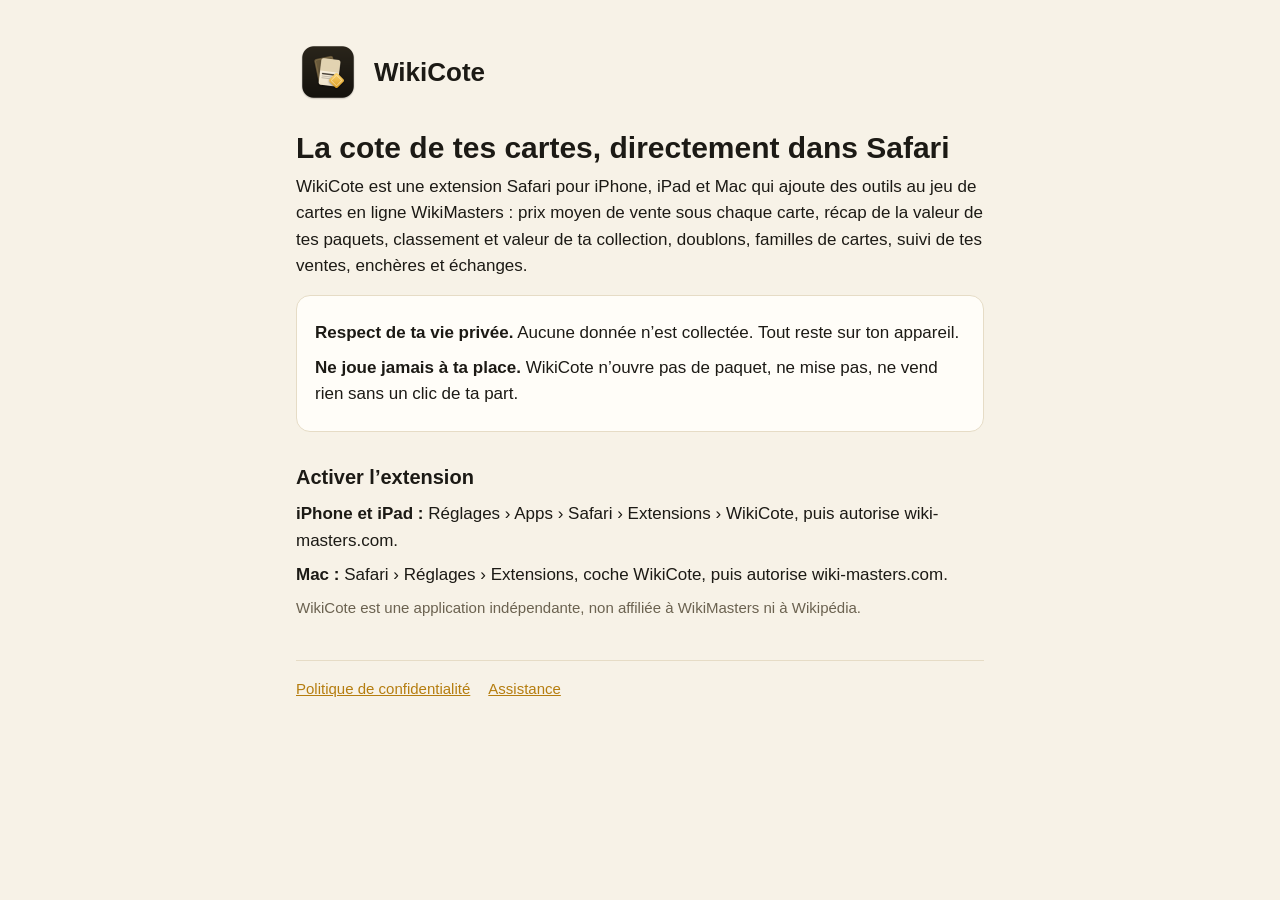
<file: site/index.html>
<!doctype html>
<html lang="fr">
<head>
<meta charset="utf-8"><meta name="viewport" content="width=device-width, initial-scale=1">
<title>WikiCote</title><meta name="description" content="Extension Safari : la cote de tes cartes de jeu, directement sous chaque carte.">
<link rel="icon" href="icon.png"><link rel="stylesheet" href="style.css">
</head>
<body><main>
<header><img src="icon.png" alt=""><a href="./">WikiCote</a></header>
<h1>La cote de tes cartes, directement dans Safari</h1>
<p>WikiCote est une extension Safari pour iPhone, iPad et Mac qui ajoute des outils au jeu de cartes en ligne WikiMasters : prix moyen de vente sous chaque carte, récap de la valeur de tes paquets, classement et valeur de ta collection, doublons, familles de cartes, suivi de tes ventes, enchères et échanges.</p>
<div class="card">
<p><b>Respect de ta vie privée.</b> Aucune donnée n’est collectée. Tout reste sur ton appareil.</p>
<p><b>Ne joue jamais à ta place.</b> WikiCote n’ouvre pas de paquet, ne mise pas, ne vend rien sans un clic de ta part.</p>
</div>
<h2>Activer l’extension</h2>
<p><b>iPhone et iPad :</b> Réglages › Apps › Safari › Extensions › WikiCote, puis autorise wiki-masters.com.</p>
<p><b>Mac :</b> Safari › Réglages › Extensions, coche WikiCote, puis autorise wiki-masters.com.</p>
<p class="muted">WikiCote est une application indépendante, non affiliée à WikiMasters ni à Wikipédia.</p>
<nav><a href="confidentialite.html">Politique de confidentialité</a><a href="assistance.html">Assistance</a></nav>
</main></body>
</html>
</file>
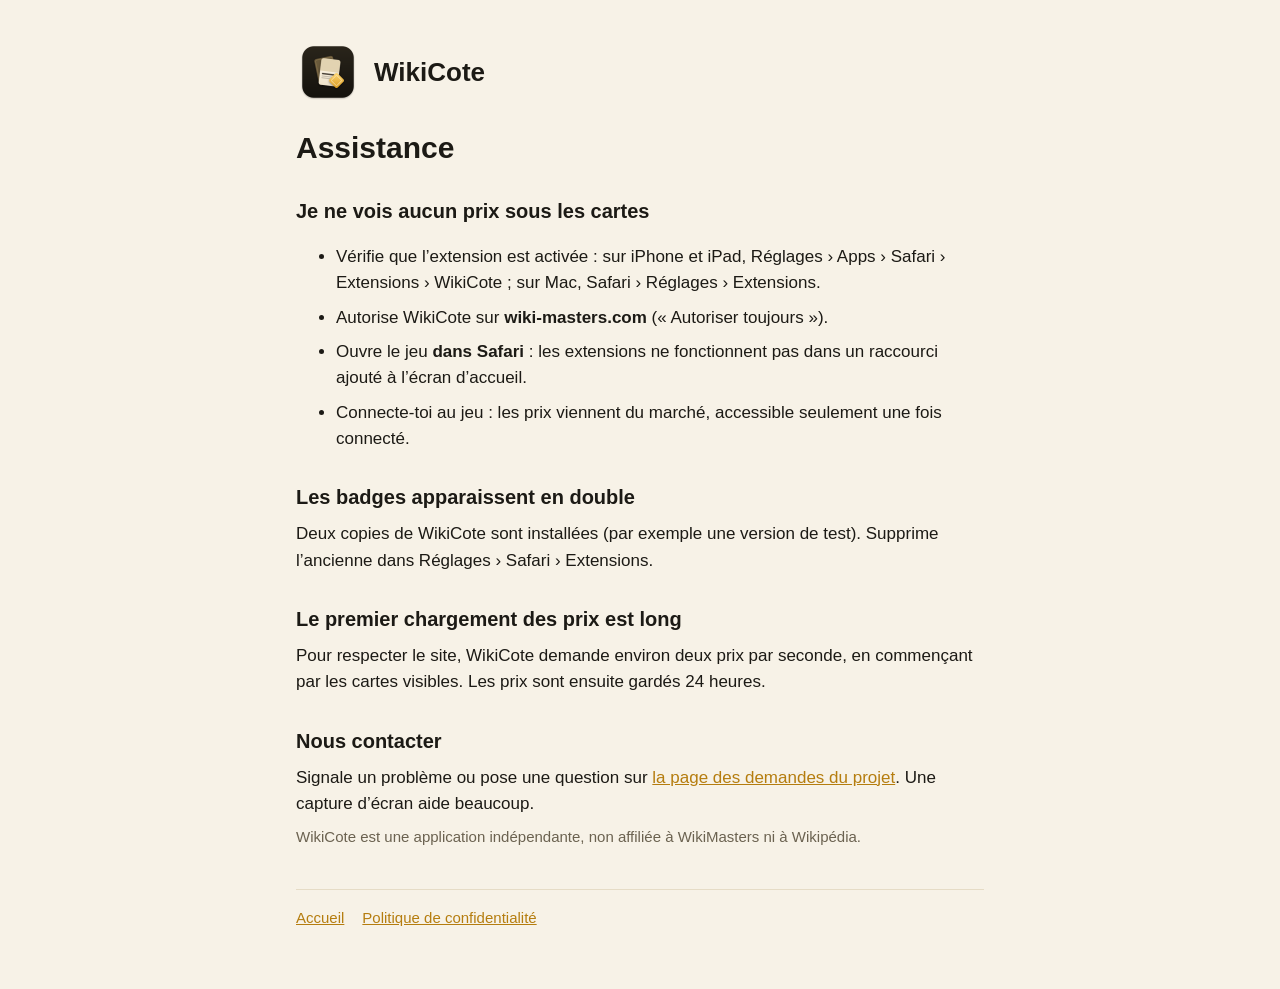
<file: site/assistance.html>
<!doctype html>
<html lang="fr">
<head>
<meta charset="utf-8"><meta name="viewport" content="width=device-width, initial-scale=1">
<title>Assistance · WikiCote</title><link rel="icon" href="icon.png"><link rel="stylesheet" href="style.css">
</head>
<body><main>
<header><img src="icon.png" alt=""><a href="./">WikiCote</a></header>
<h1>Assistance</h1>

<h2>Je ne vois aucun prix sous les cartes</h2>
<ul>
<li>Vérifie que l’extension est activée : sur iPhone et iPad, Réglages › Apps › Safari › Extensions › WikiCote ; sur Mac, Safari › Réglages › Extensions.</li>
<li>Autorise WikiCote sur <b>wiki-masters.com</b> (« Autoriser toujours »).</li>
<li>Ouvre le jeu <b>dans Safari</b> : les extensions ne fonctionnent pas dans un raccourci ajouté à l’écran d’accueil.</li>
<li>Connecte-toi au jeu : les prix viennent du marché, accessible seulement une fois connecté.</li>
</ul>

<h2>Les badges apparaissent en double</h2>
<p>Deux copies de WikiCote sont installées (par exemple une version de test). Supprime l’ancienne dans Réglages › Safari › Extensions.</p>

<h2>Le premier chargement des prix est long</h2>
<p>Pour respecter le site, WikiCote demande environ deux prix par seconde, en commençant par les cartes visibles. Les prix sont ensuite gardés 24 heures.</p>

<h2>Nous contacter</h2>
<p>Signale un problème ou pose une question sur <a href="https://github.com/Louisbelpa/WikiCote-/issues">la page des demandes du projet</a>. Une capture d’écran aide beaucoup.</p>
<p class="muted">WikiCote est une application indépendante, non affiliée à WikiMasters ni à Wikipédia.</p>
<nav><a href="./">Accueil</a><a href="confidentialite.html">Politique de confidentialité</a></nav>
</main></body>
</html>
</file>
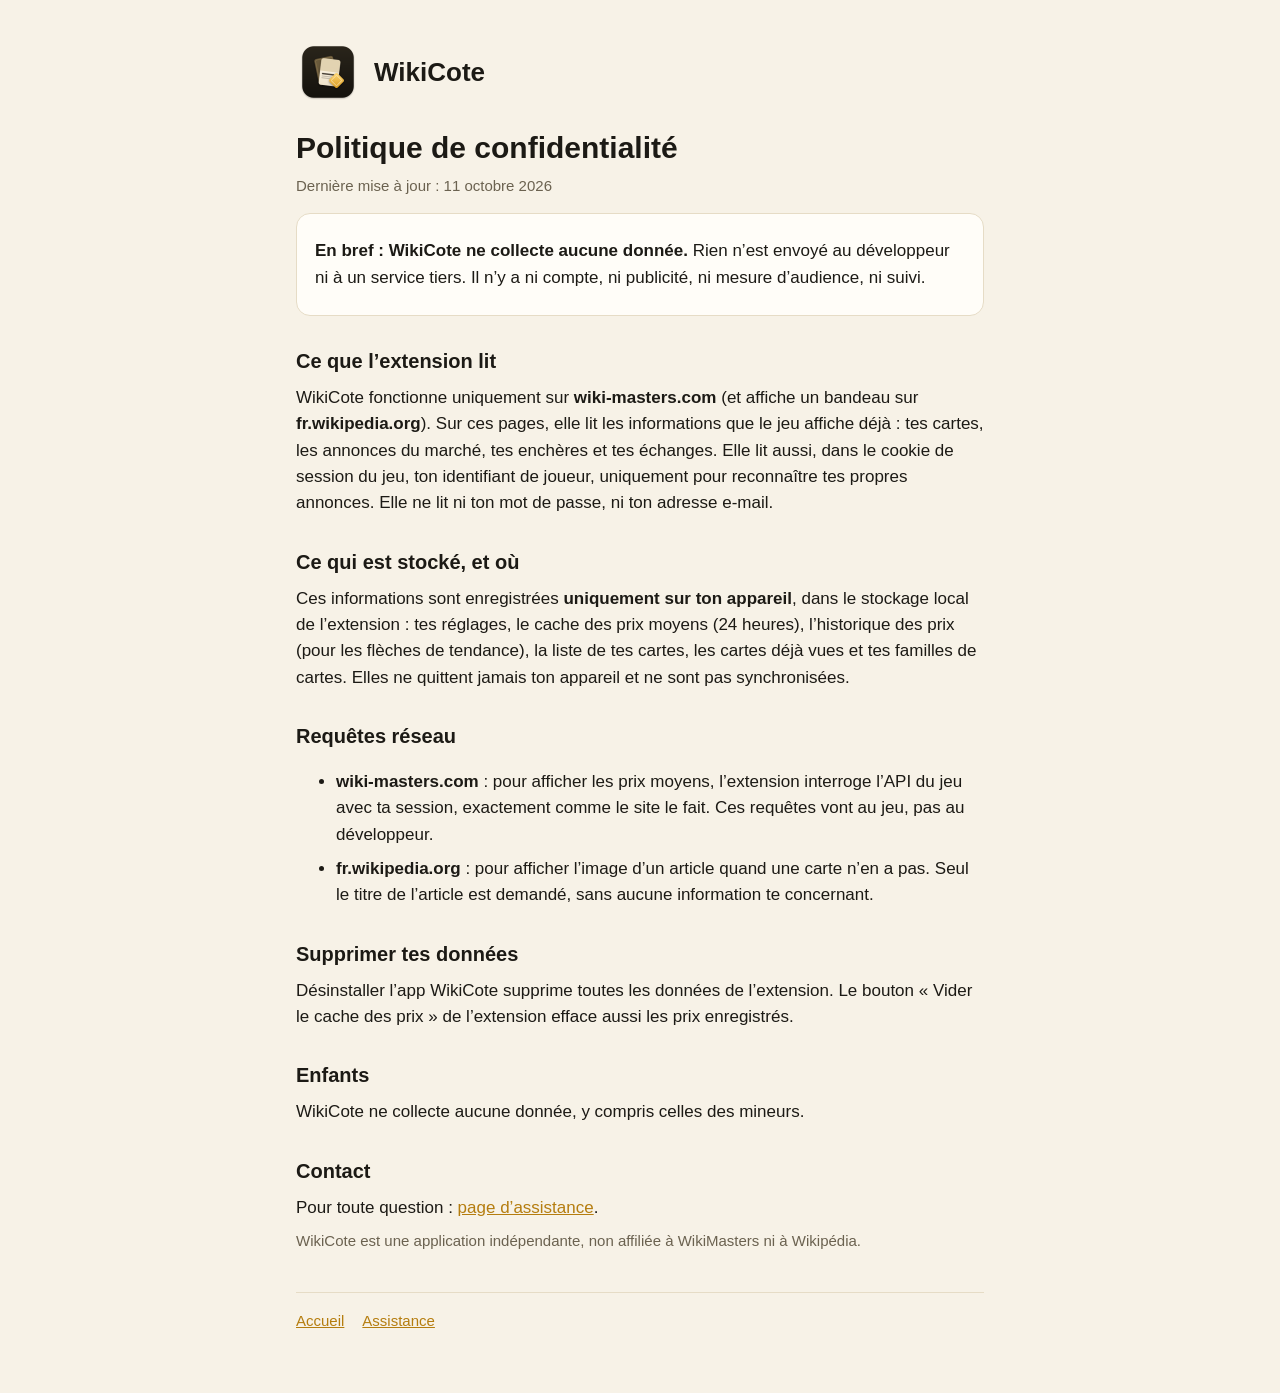
<file: site/confidentialite.html>
<!doctype html>
<html lang="fr">
<head>
<meta charset="utf-8"><meta name="viewport" content="width=device-width, initial-scale=1">
<title>Confidentialité · WikiCote</title><link rel="icon" href="icon.png"><link rel="stylesheet" href="style.css">
</head>
<body><main>
<header><img src="icon.png" alt=""><a href="./">WikiCote</a></header>
<h1>Politique de confidentialité</h1>
<p class="muted">Dernière mise à jour : 11 octobre 2026</p>

<div class="card"><p><b>En bref : WikiCote ne collecte aucune donnée.</b> Rien n’est envoyé au développeur ni à un service tiers. Il n’y a ni compte, ni publicité, ni mesure d’audience, ni suivi.</p></div>

<h2>Ce que l’extension lit</h2>
<p>WikiCote fonctionne uniquement sur <b>wiki-masters.com</b> (et affiche un bandeau sur <b>fr.wikipedia.org</b>). Sur ces pages, elle lit les informations que le jeu affiche déjà : tes cartes, les annonces du marché, tes enchères et tes échanges. Elle lit aussi, dans le cookie de session du jeu, ton identifiant de joueur, uniquement pour reconnaître tes propres annonces. Elle ne lit ni ton mot de passe, ni ton adresse e-mail.</p>

<h2>Ce qui est stocké, et où</h2>
<p>Ces informations sont enregistrées <b>uniquement sur ton appareil</b>, dans le stockage local de l’extension : tes réglages, le cache des prix moyens (24 heures), l’historique des prix (pour les flèches de tendance), la liste de tes cartes, les cartes déjà vues et tes familles de cartes. Elles ne quittent jamais ton appareil et ne sont pas synchronisées.</p>

<h2>Requêtes réseau</h2>
<ul>
<li><b>wiki-masters.com</b> : pour afficher les prix moyens, l’extension interroge l’API du jeu avec ta session, exactement comme le site le fait. Ces requêtes vont au jeu, pas au développeur.</li>
<li><b>fr.wikipedia.org</b> : pour afficher l’image d’un article quand une carte n’en a pas. Seul le titre de l’article est demandé, sans aucune information te concernant.</li>
</ul>

<h2>Supprimer tes données</h2>
<p>Désinstaller l’app WikiCote supprime toutes les données de l’extension. Le bouton « Vider le cache des prix » de l’extension efface aussi les prix enregistrés.</p>

<h2>Enfants</h2>
<p>WikiCote ne collecte aucune donnée, y compris celles des mineurs.</p>

<h2>Contact</h2>
<p>Pour toute question : <a href="assistance.html">page d’assistance</a>.</p>
<p class="muted">WikiCote est une application indépendante, non affiliée à WikiMasters ni à Wikipédia.</p>
<nav><a href="./">Accueil</a><a href="assistance.html">Assistance</a></nav>
</main></body>
</html>
</file>
<file: site/style.css>
:root { color-scheme: light dark; --bg: #f7f2e7; --card: #fffdf8; --text: #1c1a15; --muted: #6b6250; --line: #e6dcc6; --gold: #b57d0f; }
@media (prefers-color-scheme: dark) { :root { --bg: #14120d; --card: #1f1c15; --text: #f4ecd8; --muted: #a99d84; --line: #3a3427; --gold: #f2c14e; } }
* { box-sizing: border-box; }
body { margin: 0; background: var(--bg); color: var(--text); font: 17px/1.55 -apple-system, BlinkMacSystemFont, "Segoe UI", sans-serif; }
main { max-width: 720px; margin: 0 auto; padding: 40px 16px 60px; }
header { display: flex; align-items: center; gap: 14px; margin-bottom: 26px; }
header img { width: 64px; height: 64px; border-radius: 15px; }
header a { color: inherit; text-decoration: none; font-weight: 800; font-size: 26px; }
h1 { font-size: 30px; line-height: 1.2; margin: 0 0 6px; }
h2 { font-size: 20px; margin: 30px 0 8px; }
p, li { margin: 8px 0; }
a { color: var(--gold); }
.muted { color: var(--muted); font-size: 15px; }
.card { background: var(--card); border: 1px solid var(--line); border-radius: 14px; padding: 16px 18px; margin: 16px 0; }
nav { margin-top: 40px; padding-top: 16px; border-top: 1px solid var(--line); display: flex; gap: 18px; flex-wrap: wrap; font-size: 15px; }
</file>
